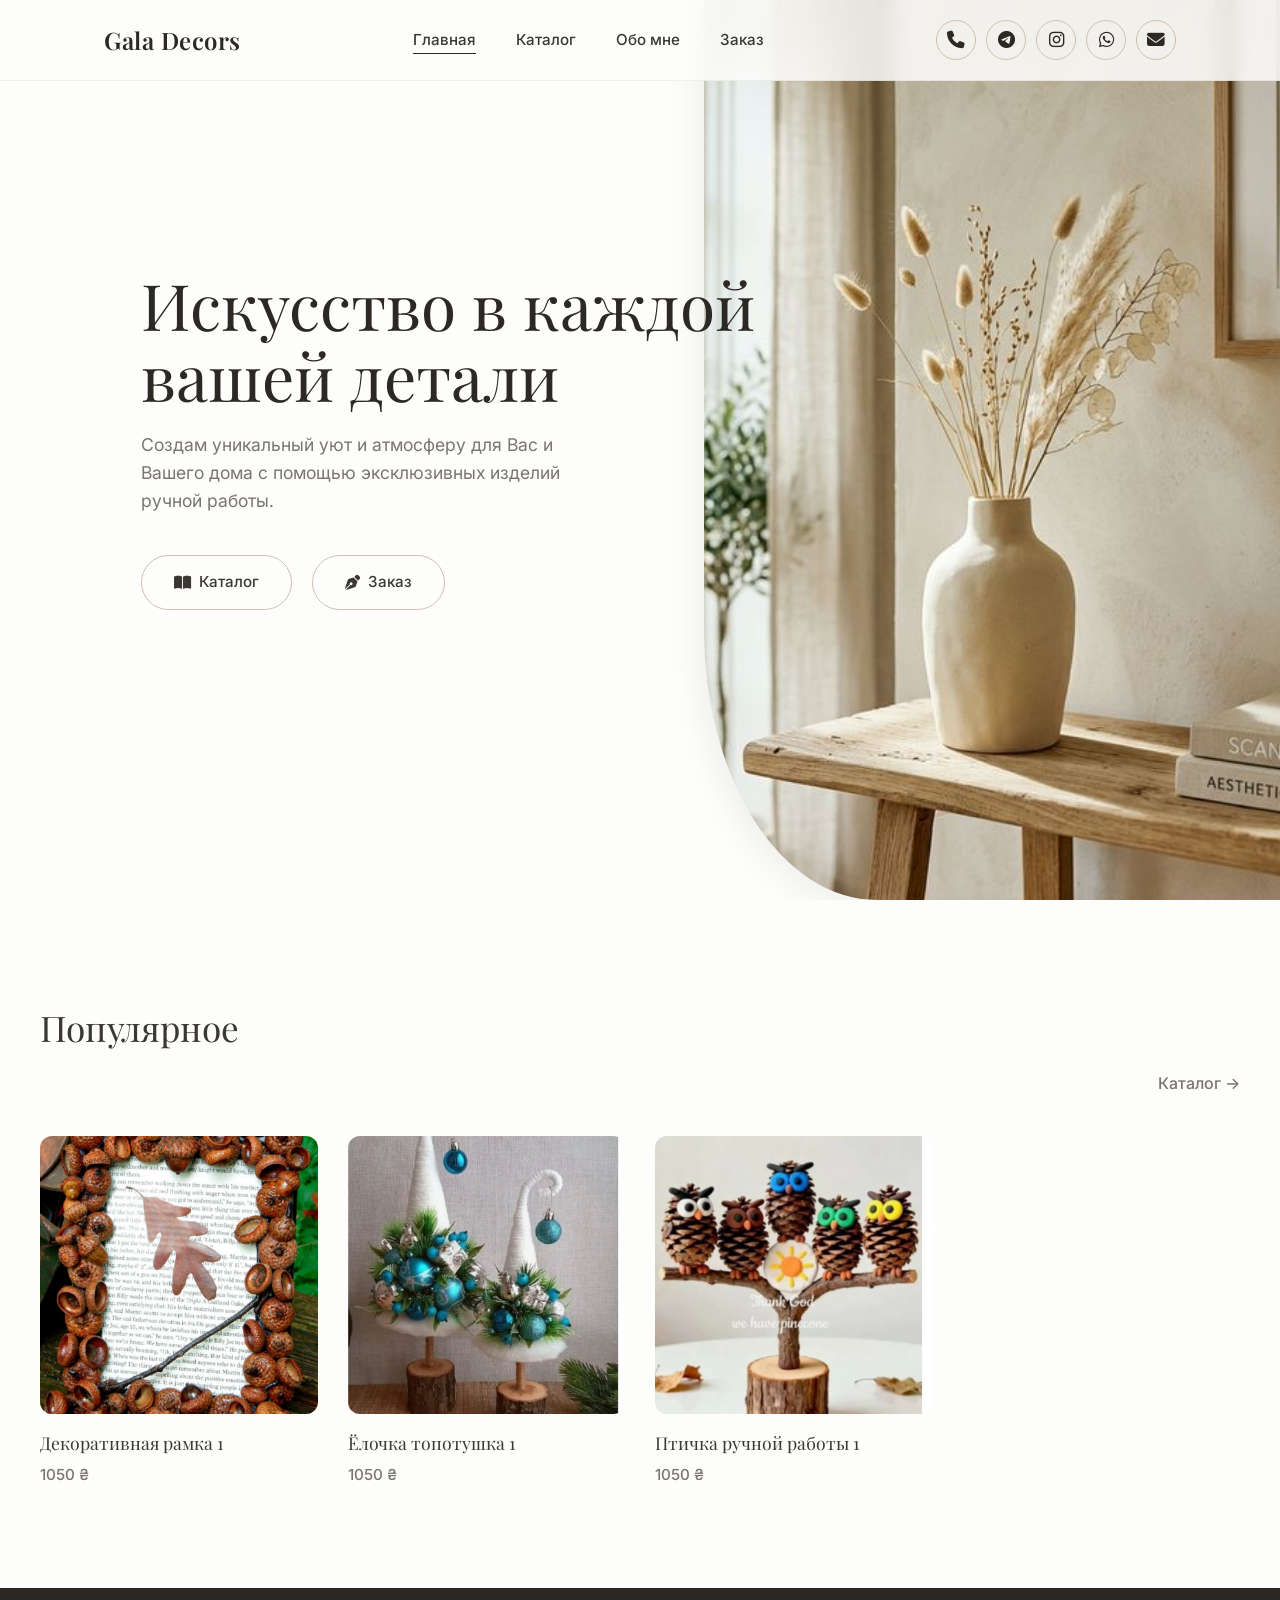
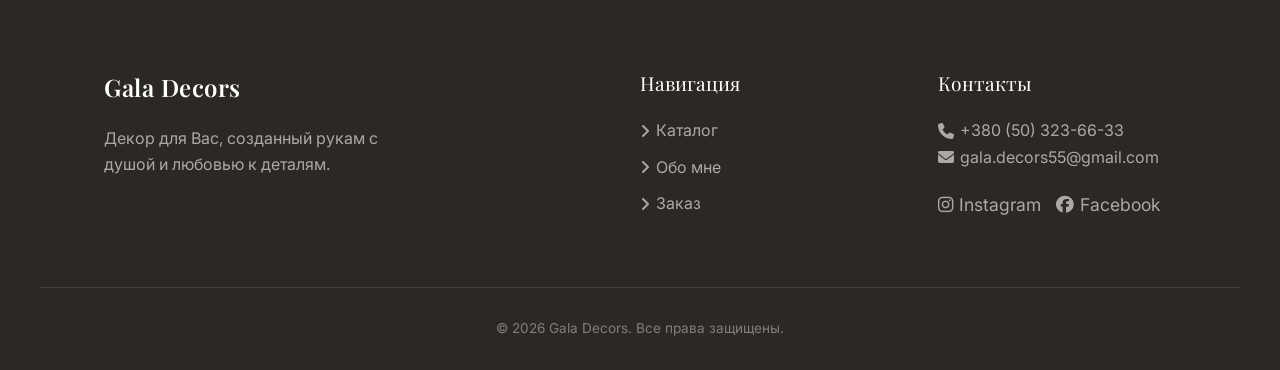
<file: index.html>
<!DOCTYPE html>
<html lang="ru">
<head>
    <meta charset="UTF-8">
    <meta name="viewport" content="width=device-width, initial-scale=1.0">
    <title>Gala Decors | Эксклюзивный декор для дома</title>
    <meta name="description" content="Уникальный декор для вашего дома. Ручная работа и индивидуальный подход от Gala Decors.">
    <!-- Google Fonts -->
    <link rel="preconnect" href="https://fonts.googleapis.com">
    <link rel="preconnect" href="https://fonts.gstatic.com" crossorigin>
    <link href="https://fonts.googleapis.com/css2?family=Inter:wght@300;400;500&family=Playfair+Display:ital,wght@0,400;0,600;1,400&display=swap" rel="stylesheet">
    <link rel="stylesheet" href="https://cdnjs.cloudflare.com/ajax/libs/font-awesome/6.4.0/css/all.min.css">
    <!-- Custom CSS -->
    <link rel="stylesheet" href="css/style.css">
</head>
<body>
    <header class="header">
        <div class="container header-inner">
            <a href="index.html" class="logo">Gala Decors</a>
            <nav class="nav">
                <ul class="nav-list">
                    <li><a href="index.html" class="nav-link active">Главная</a></li>
                    <li><a href="catalog.html" class="nav-link">Каталог</a></li>
                    <li><a href="about.html" class="nav-link">Обо мне</a></li>
                    <li><a href="order.html" class="nav-link">Заказ</a></li>
                </ul>
            </nav>
            <div class="header-contacts">
                <a href="tel:+380503236633" class="contact-link" title="Телефон"><i class="fa-solid fa-phone"></i></a>
                <a href="tg://resolve?domain=username" target="_blank" class="contact-link" title="Telegram"><i class="fa-brands fa-telegram"></i></a>
                <a href="https://instagram.com/gala_decors" target="_blank" class="contact-link" title="Instagram"><i class="fa-brands fa-instagram"></i></a>
                <a href="https://wa.me/380503236633" target="_blank" class="contact-link" title="WhatsApp"><i class="fa-brands fa-whatsapp"></i></a>
                <a href="mailto:gala.decors55@gmail.com" class="contact-link" title="Email"><i class="fa-solid fa-envelope"></i></a>
            </div>
            <button class="menu-toggle" aria-label="Открыть меню">
                <span></span>
                <span></span>
            </button>
        </div>
    </header>

    <main>
        <section class="hero">
            <div class="hero-image">
                <div class="hero-bg"></div>
            </div>
            <div class="container hero-content animate-on-scroll fade-up" style="padding-right: 35%; margin-top: -100px;">
                <h1 class="main-title">Искусство в каждой<br>вашей детали</h1>
                <p class="hero-text">Создам уникальный уют и атмосферу для Вас и Вашего дома с помощью эксклюзивных изделий ручной работы.</p>
                <div class="hero-actions">
                    <a href="catalog.html" class="btn btn-hero"><i class="fa-solid fa-book-open"></i> Каталог</a>
                    <a href="order.html" class="btn btn-hero"><i class="fa-solid fa-pen-nib"></i> Заказ</a>
                </div>
            </div>
        </section>

        <section class="featured-products section container animate-on-scroll fade-up">
            <div class="section-header">
                <h2 class="section-title">Популярное</h2>
                <a href="catalog.html" class="link-arrow">Каталог &rarr;</a>
            </div>
            <div class="product-grid" id="favorites-grid">
                <!-- Контент загружается динамически через JS из images/favorites/favorites.txt -->
            </div>
        </section>
    </main>

    <footer class="footer">
        <div class="container footer-inner">
            <div class="footer-brand">
                <a href="index.html" class="logo">Gala Decors</a>
                <p class="footer-text">Декор для Вас, созданный рукам с душой и любовью к деталям.</p>
            </div>
            <div class="footer-links">
                <h4 class="footer-title">Навигация</h4>
                <ul>
                    <li><a href="catalog.html"><i class="fa-solid fa-angle-right"></i> Каталог</a></li>
                    <li><a href="about.html"><i class="fa-solid fa-angle-right"></i> Обо мне</a></li>
                    <li><a href="order.html"><i class="fa-solid fa-angle-right"></i> Заказ</a></li>
                </ul>
            </div>
            <div class="footer-contact">
                <h4 class="footer-title">Контакты</h4>
                <p><a href="tel:+380503236633"><i class="fa-solid fa-phone"></i> +380 (50) 323-66-33</a></p>
                <p><a href="mailto:gala.decors55@gmail.com"><i class="fa-solid fa-envelope"></i> gala.decors55@gmail.com</a></p>
                <div class="social-links">
                    <a href="https://instagram.com/gala_decors" target="_blank" rel="noopener"><i class="fa-brands fa-instagram"></i> Instagram</a>
                    <a href="https://www.facebook.com/checkpoint/1501092823525282/?next=https%3A%2F%2Fwww.facebook.com%2F&__req=9" target="_blank" rel="noopener"><i class="fa-brands fa-facebook"></i> Facebook</a>
                </div>
            </div>
        </div>
        <div class="footer-bottom container">
            <p>&copy; 2026 Gala Decors. Все права защищены.</p>
        </div>
    </footer>

    <script src="js/script.js"></script>
</body>
</html>
</file>
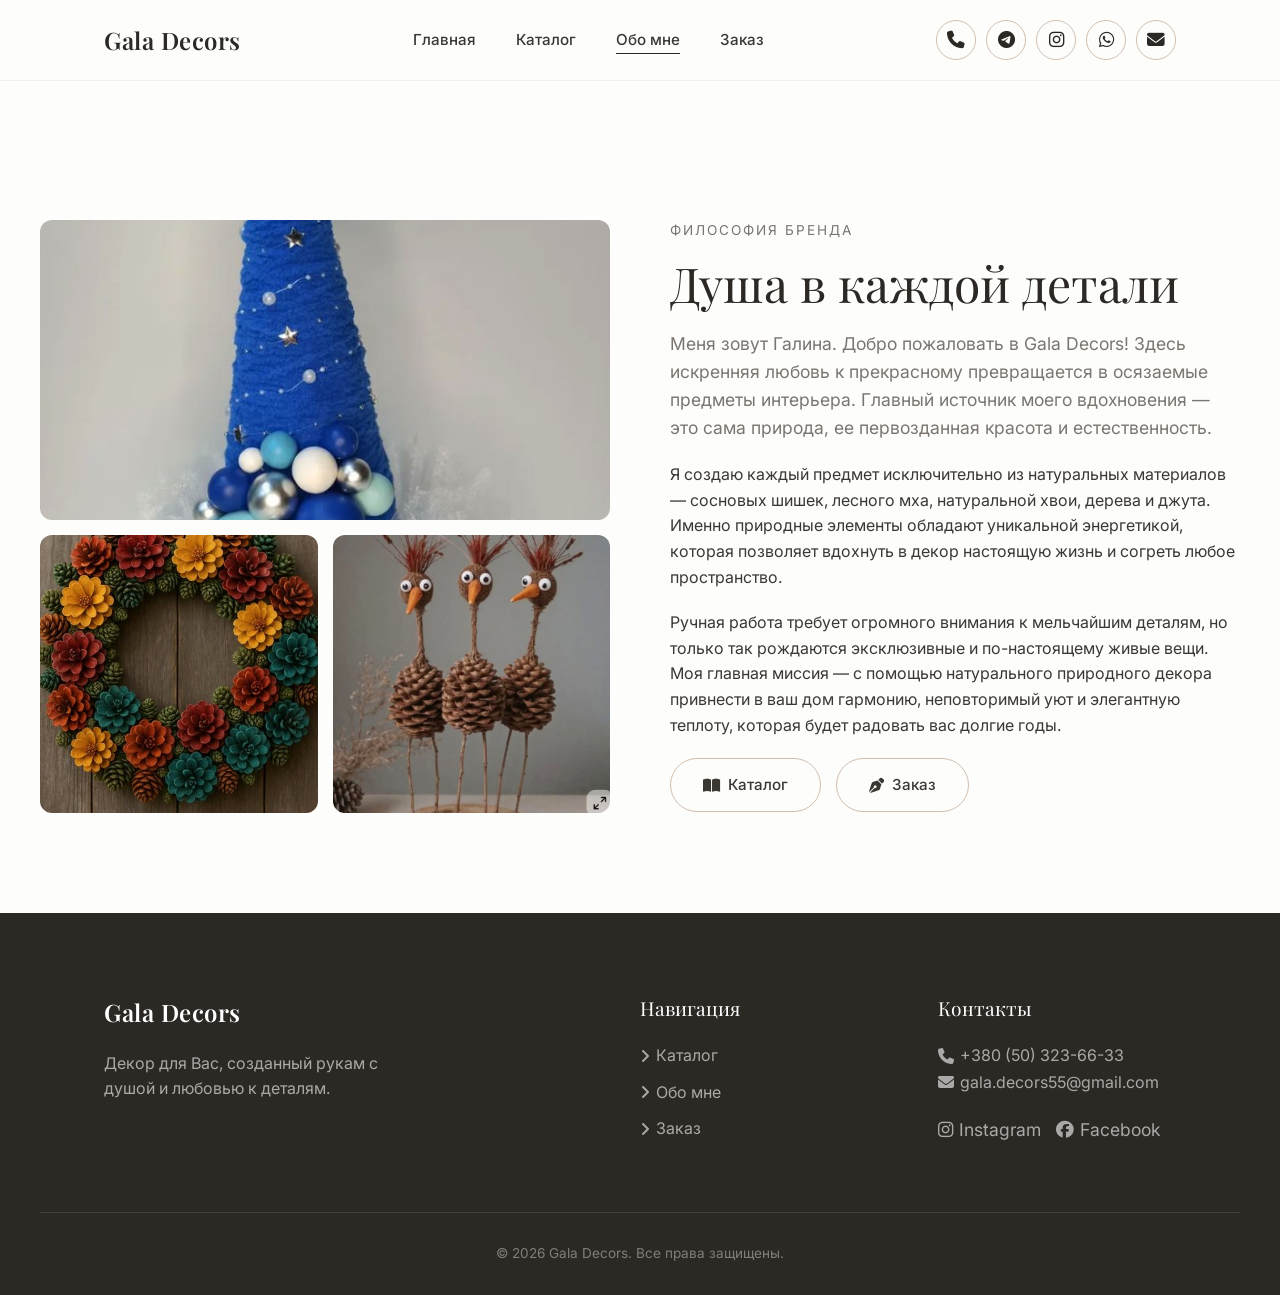
<file: about.html>
<!DOCTYPE html>
<html lang="ru">
<head>
    <meta charset="UTF-8">
    <meta name="viewport" content="width=device-width, initial-scale=1.0">
    <title>Обо мне | Gala Decors</title>
    <link rel="preconnect" href="https://fonts.googleapis.com">
    <link rel="preconnect" href="https://fonts.gstatic.com" crossorigin>
    <link href="https://fonts.googleapis.com/css2?family=Inter:wght@300;400;500&family=Playfair+Display:ital,wght@0,400;0,600;1,400&display=swap" rel="stylesheet">
    <link rel="stylesheet" href="https://cdnjs.cloudflare.com/ajax/libs/font-awesome/6.4.0/css/all.min.css">
    <link rel="stylesheet" href="css/style.css">
    <style>
        .about-grid {
            display: grid;
            grid-template-columns: 1fr 1fr;
            gap: 60px;
            align-items: center;
        }
        @media (max-width: 768px) {
            .about-grid { grid-template-columns: 1fr; }
        }
        .about-image {
            background: var(--secondary-color) url('images/hero-bg.png') center/cover no-repeat;
            aspect-ratio: 4/5;
            border-radius: 12px;
        }
    </style>
</head>
<body>
    <header class="header">
        <div class="container header-inner">
            <a href="index.html" class="logo">Gala Decors</a>
            <nav class="nav">
                <ul class="nav-list">
                    <li><a href="index.html" class="nav-link">Главная</a></li>
                    <li><a href="catalog.html" class="nav-link">Каталог</a></li>
                    <li><a href="about.html" class="nav-link active">Обо мне</a></li>
                    <li><a href="order.html" class="nav-link">Заказ</a></li>
                </ul>
            </nav>
            <div class="header-contacts">
                <a href="tel:+380503236633" class="contact-link" title="Телефон"><i class="fa-solid fa-phone"></i></a>
                <a href="tg://resolve?domain=username" target="_blank" class="contact-link" title="Telegram"><i class="fa-brands fa-telegram"></i></a>
                <a href="https://instagram.com/gala_decors" target="_blank" class="contact-link" title="Instagram"><i class="fa-brands fa-instagram"></i></a>
                <a href="https://wa.me/380503236633" target="_blank" class="contact-link" title="WhatsApp"><i class="fa-brands fa-whatsapp"></i></a>
                <a href="mailto:gala.decors55@gmail.com" class="contact-link" title="Email"><i class="fa-solid fa-envelope"></i></a>
            </div>
            <button class="menu-toggle" aria-label="Открыть меню">
                <span></span>
                <span></span>
            </button>
        </div>
    </header>

    <main style="padding-top: 120px;">
        <section class="section container animate-on-scroll fade-up">
            <div class="about-grid">
                <div class="about-images-collage" style="display: grid; grid-template-columns: 1fr 1fr; gap: 15px;">
                    <div style="grid-column: span 2; background: url('images/topotushki/1.jpg') center/cover no-repeat; border-radius: 12px; min-height: 300px;"></div>
                    <div style="background: url('images/wreaths/2.jpg') center/cover no-repeat; border-radius: 12px; aspect-ratio: 1;"></div>
                    <div style="background: url('images/birds/2.jpg') center/cover no-repeat; border-radius: 12px; aspect-ratio: 1;"></div>
                </div>
                <div class="about-text">
                    <span class="subtitle">Философия бренда</span>
                    <h1 class="main-title" style="font-size: 3rem;">Душа в каждой детали</h1>
                    <p style="margin-bottom: 20px; font-size: 1.1rem; color: var(--light-text);">
                        Меня зовут Галина. Добро пожаловать в Gala Decors! Здесь искренняя любовь к прекрасному превращается в осязаемые предметы интерьера. Главный источник моего вдохновения — это сама природа, ее первозданная красота и естественность.
                    </p>
                    <p style="margin-bottom: 20px;">
                        Я создаю каждый предмет исключительно из натуральных материалов — сосновых шишек, лесного мха, натуральной хвои, дерева и джута. Именно природные элементы обладают уникальной энергетикой, которая позволяет вдохнуть в декор настоящую жизнь и согреть любое пространство.
                    </p>
                    <p style="margin-bottom: 20px;">
                        Ручная работа требует огромного внимания к мельчайшим деталям, но только так рождаются эксклюзивные и по-настоящему живые вещи. Моя главная миссия — с помощью натурального природного декора привнести в ваш дом гармонию, неповторимый уют и элегантную теплоту, которая будет радовать вас долгие годы.
                    </p>
                    <div style="display: flex; gap: 15px; margin-top: 20px;">
                        <a href="catalog.html" class="btn btn-hero"><i class="fa-solid fa-book-open"></i> Каталог</a>
                        <a href="order.html" class="btn btn-hero"><i class="fa-solid fa-pen-nib"></i> Заказ</a>
                    </div>
                </div>
            </div>
        </section>
    </main>

    <footer class="footer">
        <div class="container footer-inner">
            <div class="footer-brand">
                <a href="index.html" class="logo">Gala Decors</a>
                <p class="footer-text">Декор для Вас, созданный рукам с душой и любовью к деталям.</p>
            </div>
            <div class="footer-links">
                <h4 class="footer-title">Навигация</h4>
                <ul>
                    <li><a href="catalog.html"><i class="fa-solid fa-angle-right"></i> Каталог</a></li>
                    <li><a href="about.html"><i class="fa-solid fa-angle-right"></i> Обо мне</a></li>
                    <li><a href="order.html"><i class="fa-solid fa-angle-right"></i> Заказ</a></li>
                </ul>
            </div>
            <div class="footer-contact">
                <h4 class="footer-title">Контакты</h4>
                <p><a href="tel:+380503236633"><i class="fa-solid fa-phone"></i> +380 (50) 323-66-33</a></p>
                <p><a href="mailto:gala.decors55@gmail.com"><i class="fa-solid fa-envelope"></i> gala.decors55@gmail.com</a></p>
                <div class="social-links">
                    <a href="https://instagram.com/gala_decors" target="_blank" rel="noopener"><i class="fa-brands fa-instagram"></i> Instagram</a>
                    <a href="https://www.facebook.com/checkpoint/1501092823525282/?next=https%3A%2F%2Fwww.facebook.com%2F&__req=9" target="_blank" rel="noopener"><i class="fa-brands fa-facebook"></i> Facebook</a>
                </div>
            </div>
        </div>
        <div class="footer-bottom container">
            <p>&copy; 2026 Gala Decors. Все права защищены.</p>
        </div>
    </footer>

    <script src="js/script.js"></script>
</body>
</html>
</file>
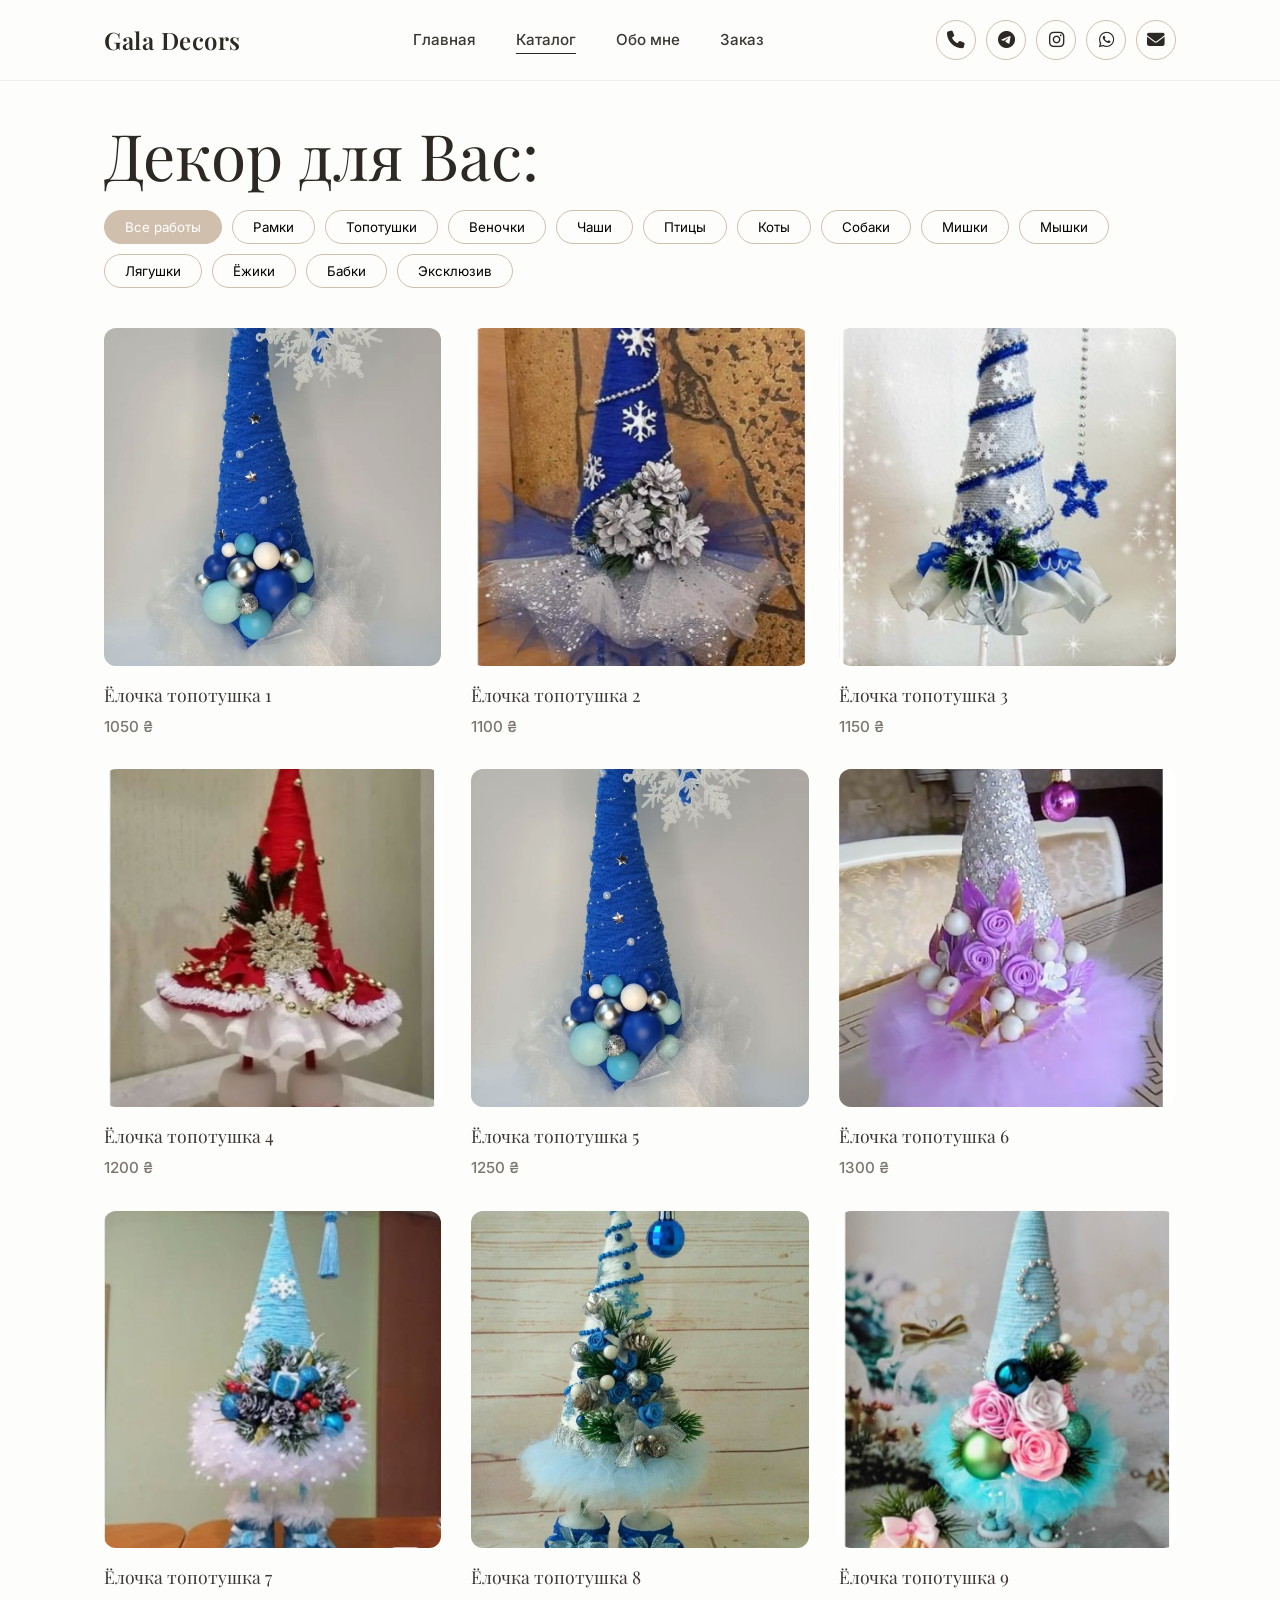
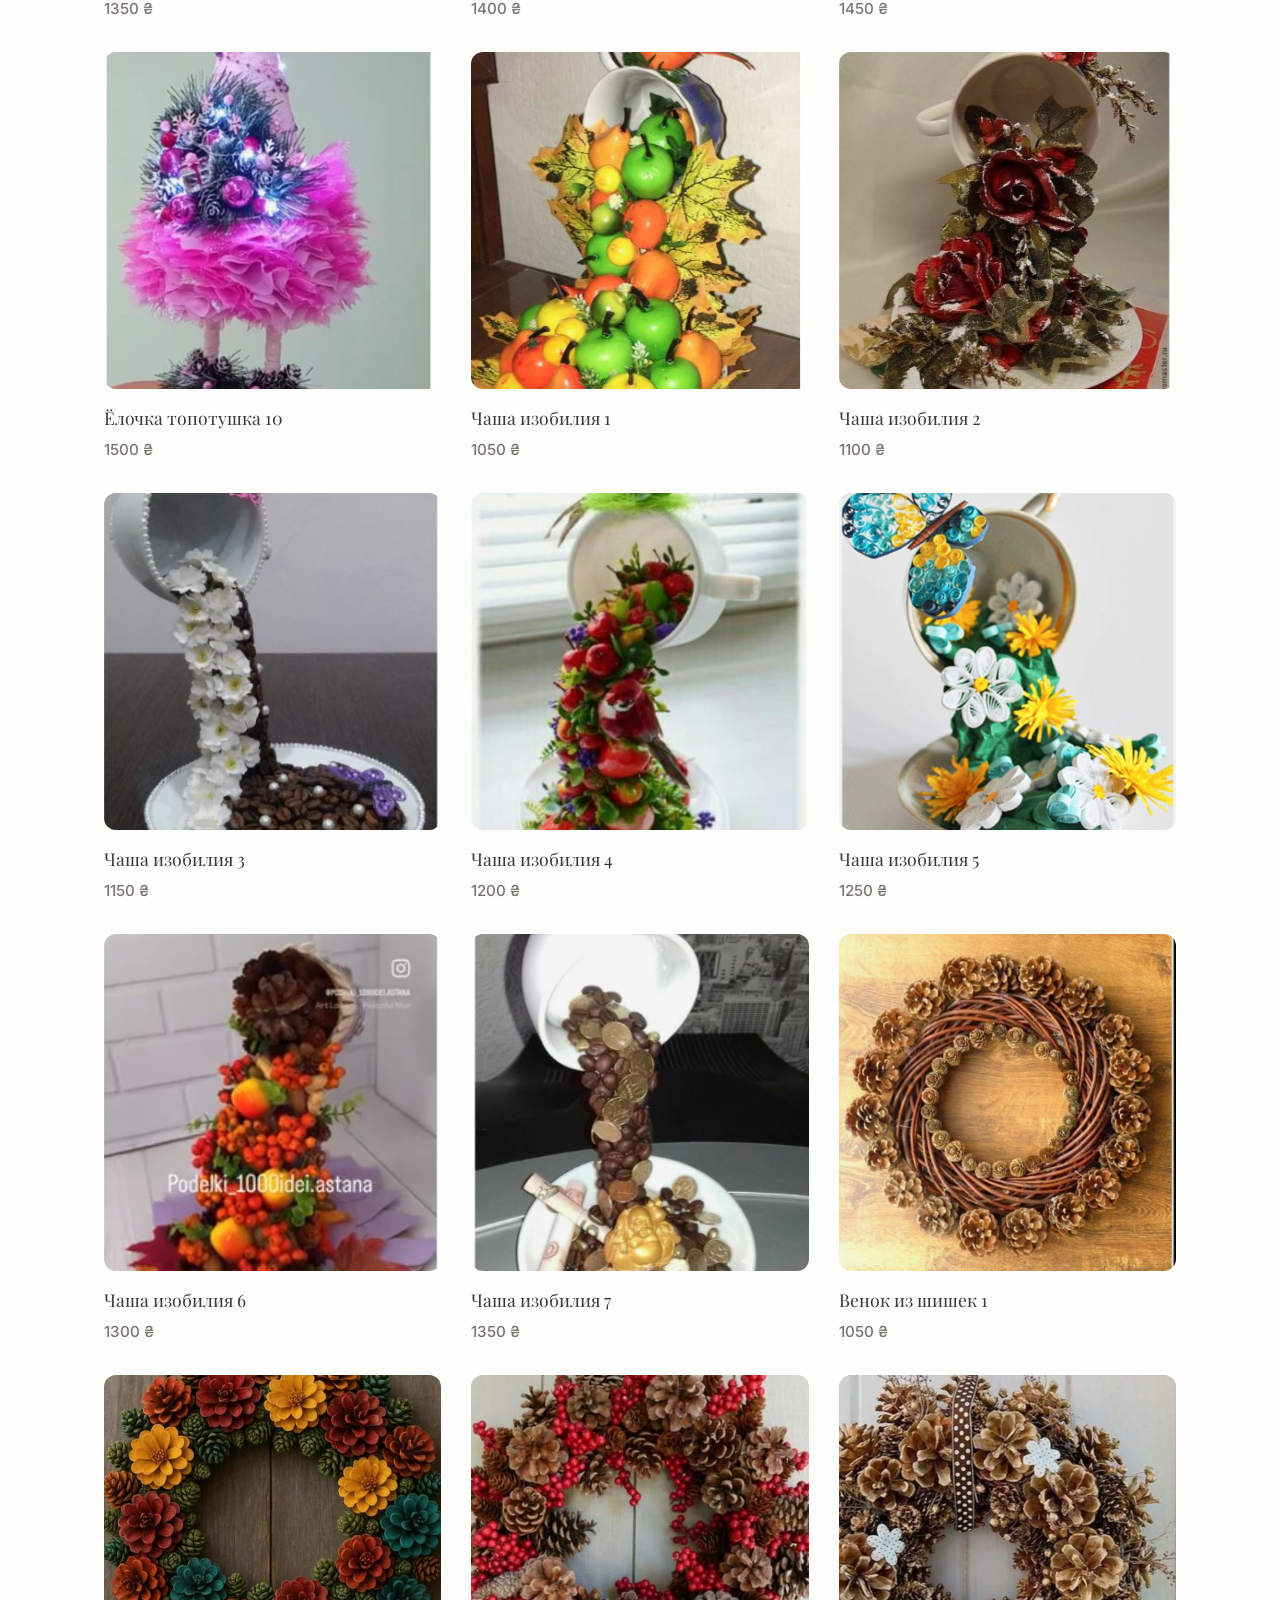
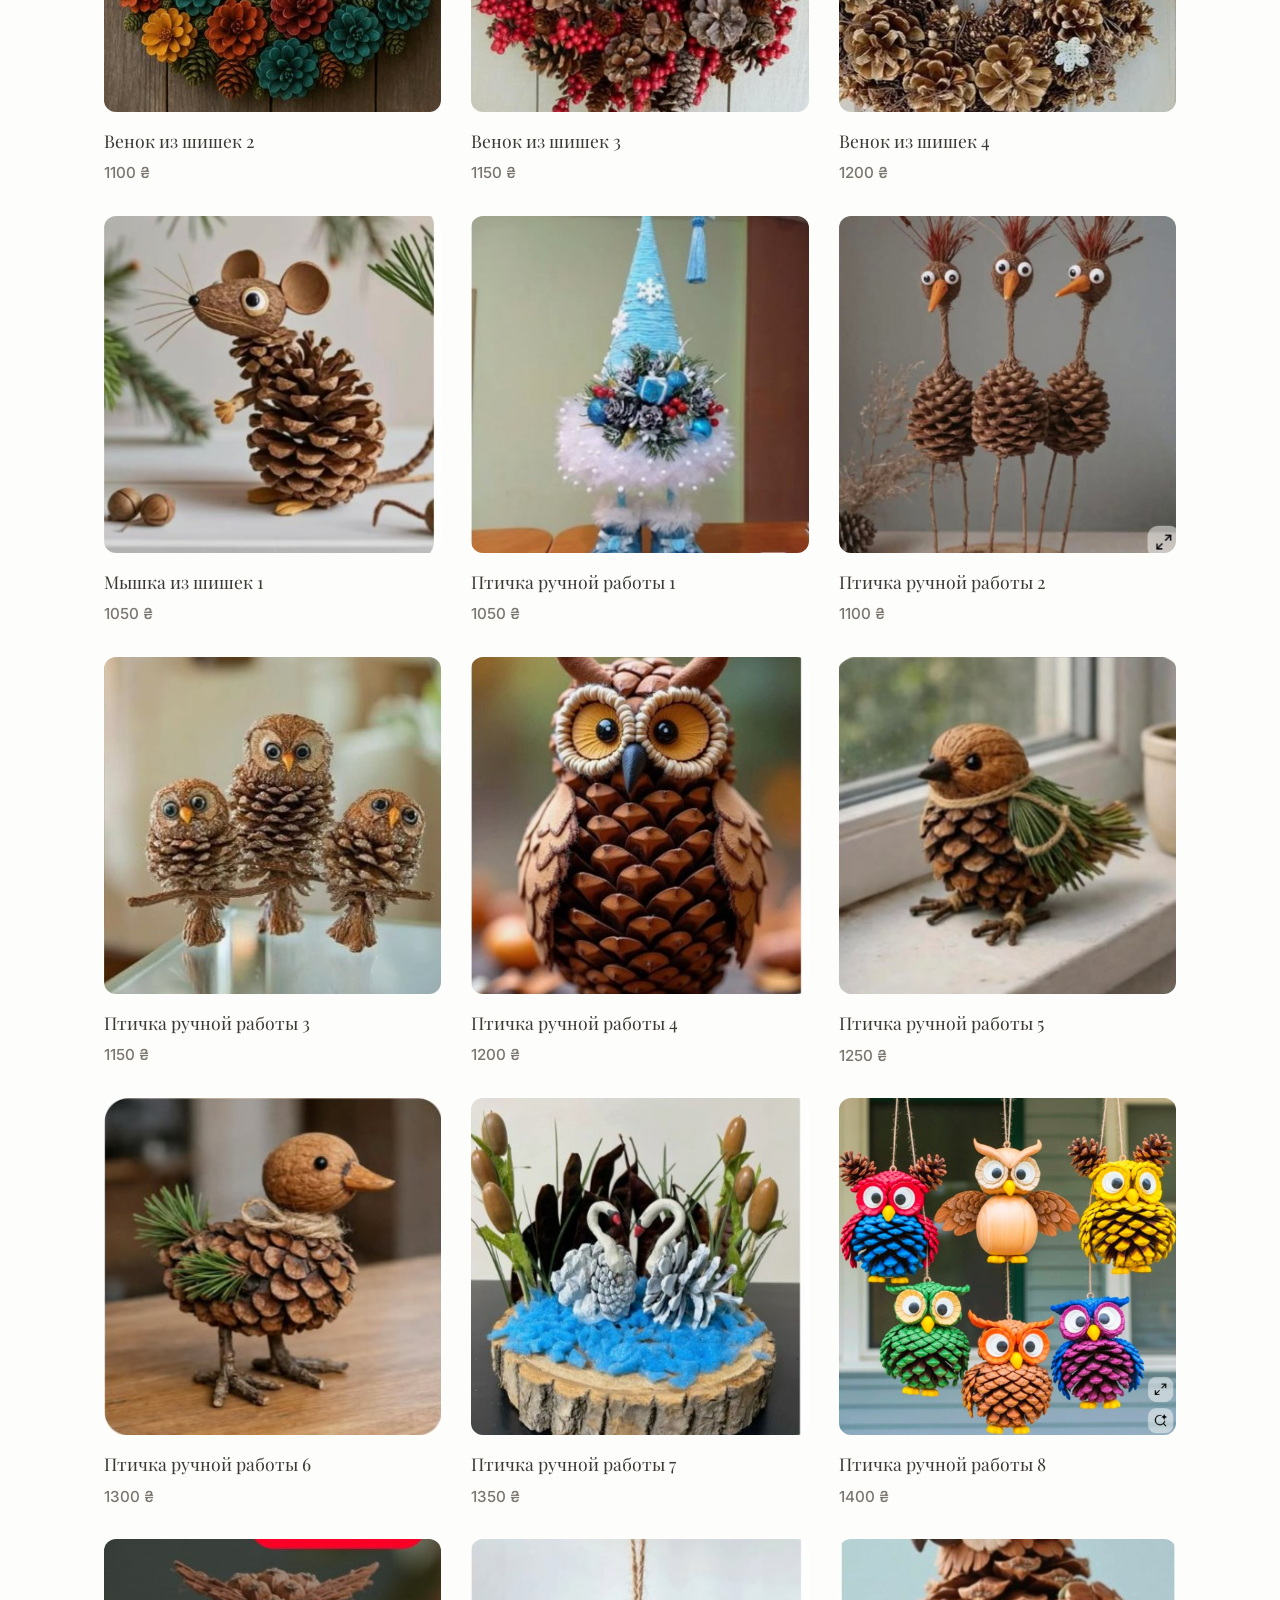
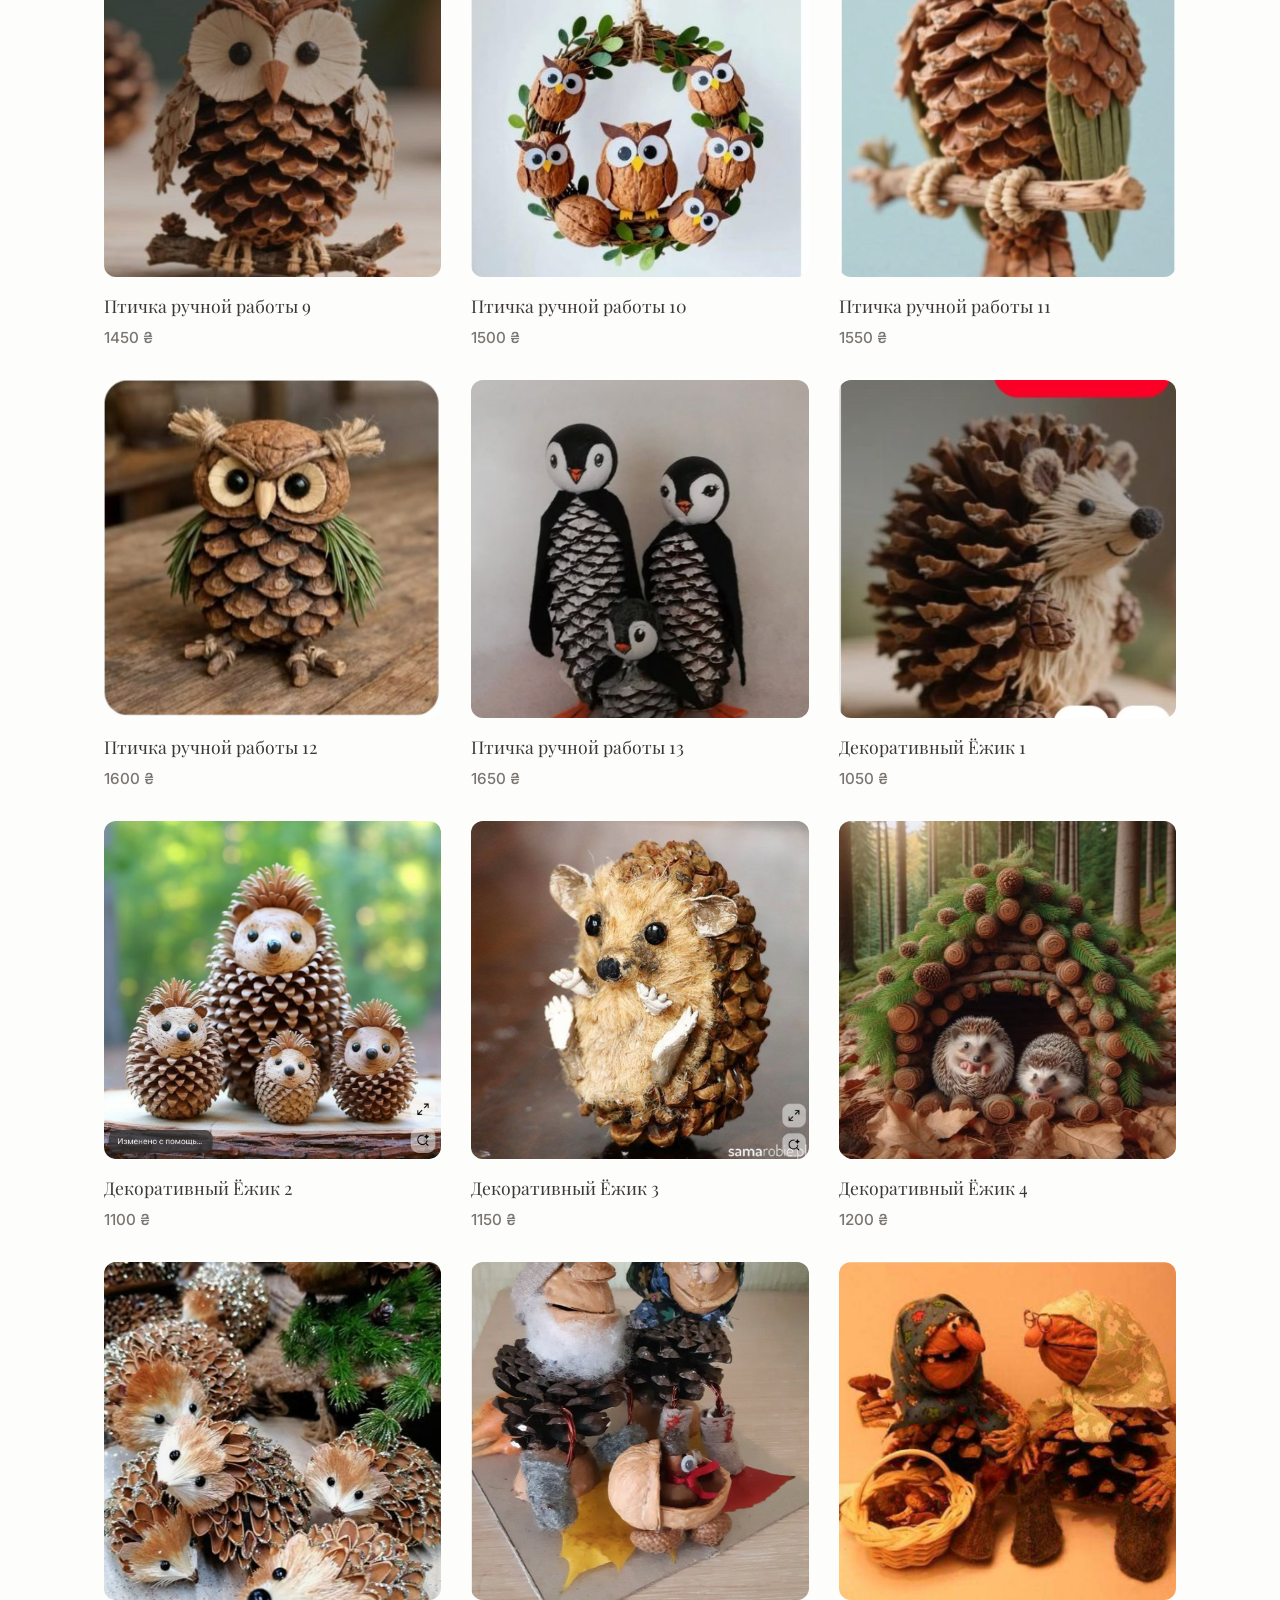
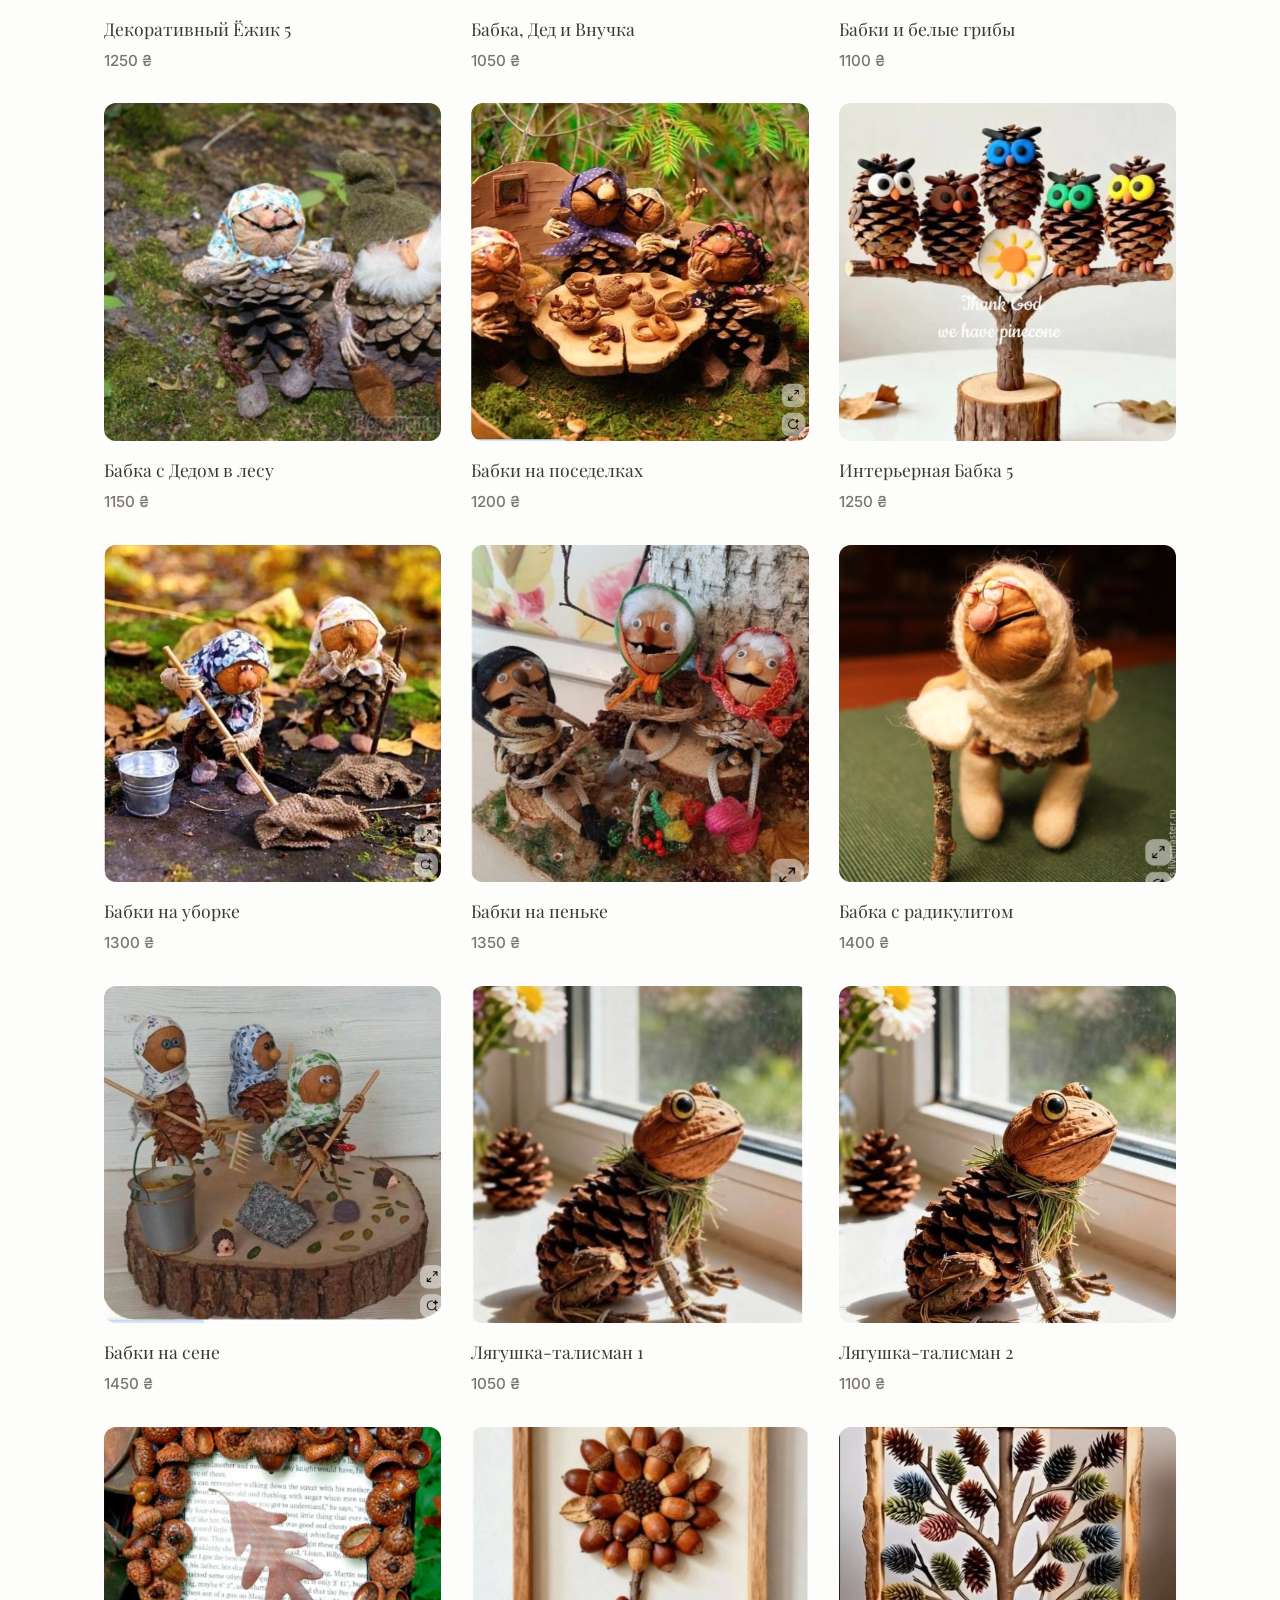
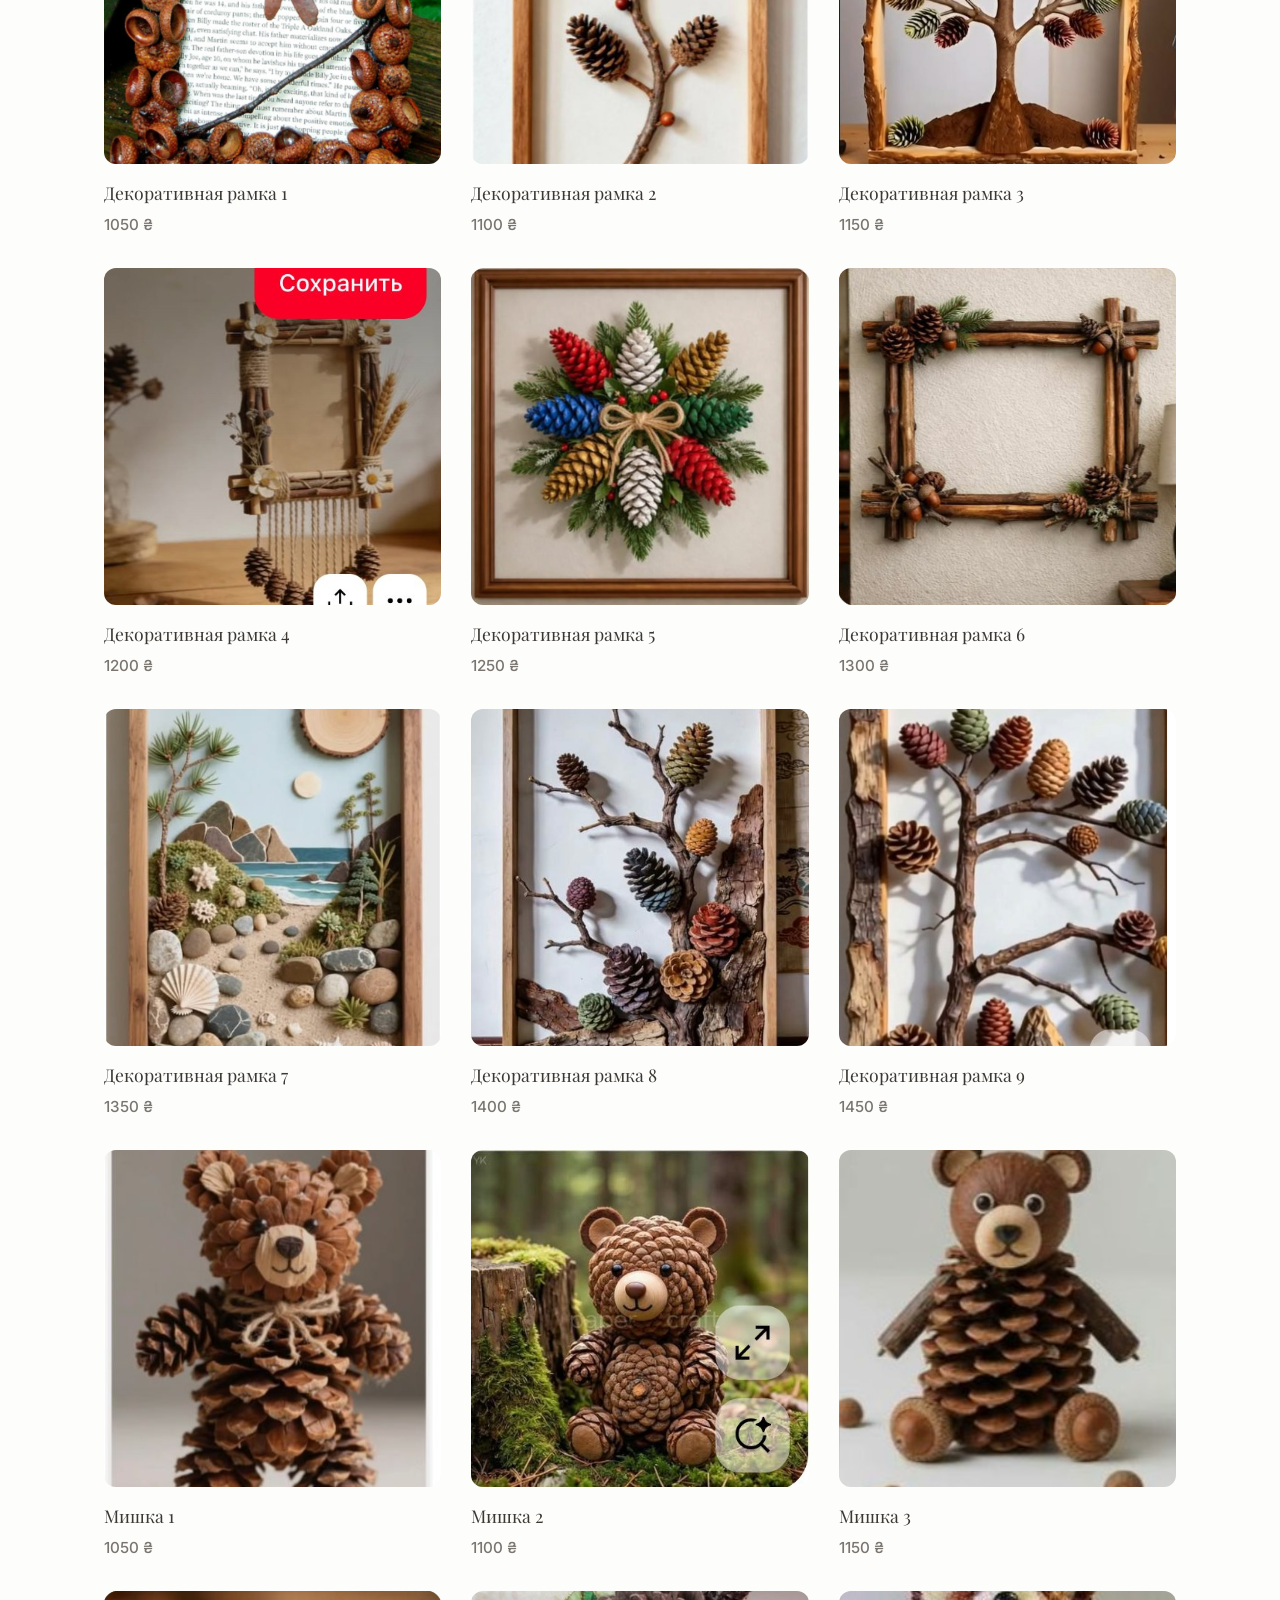
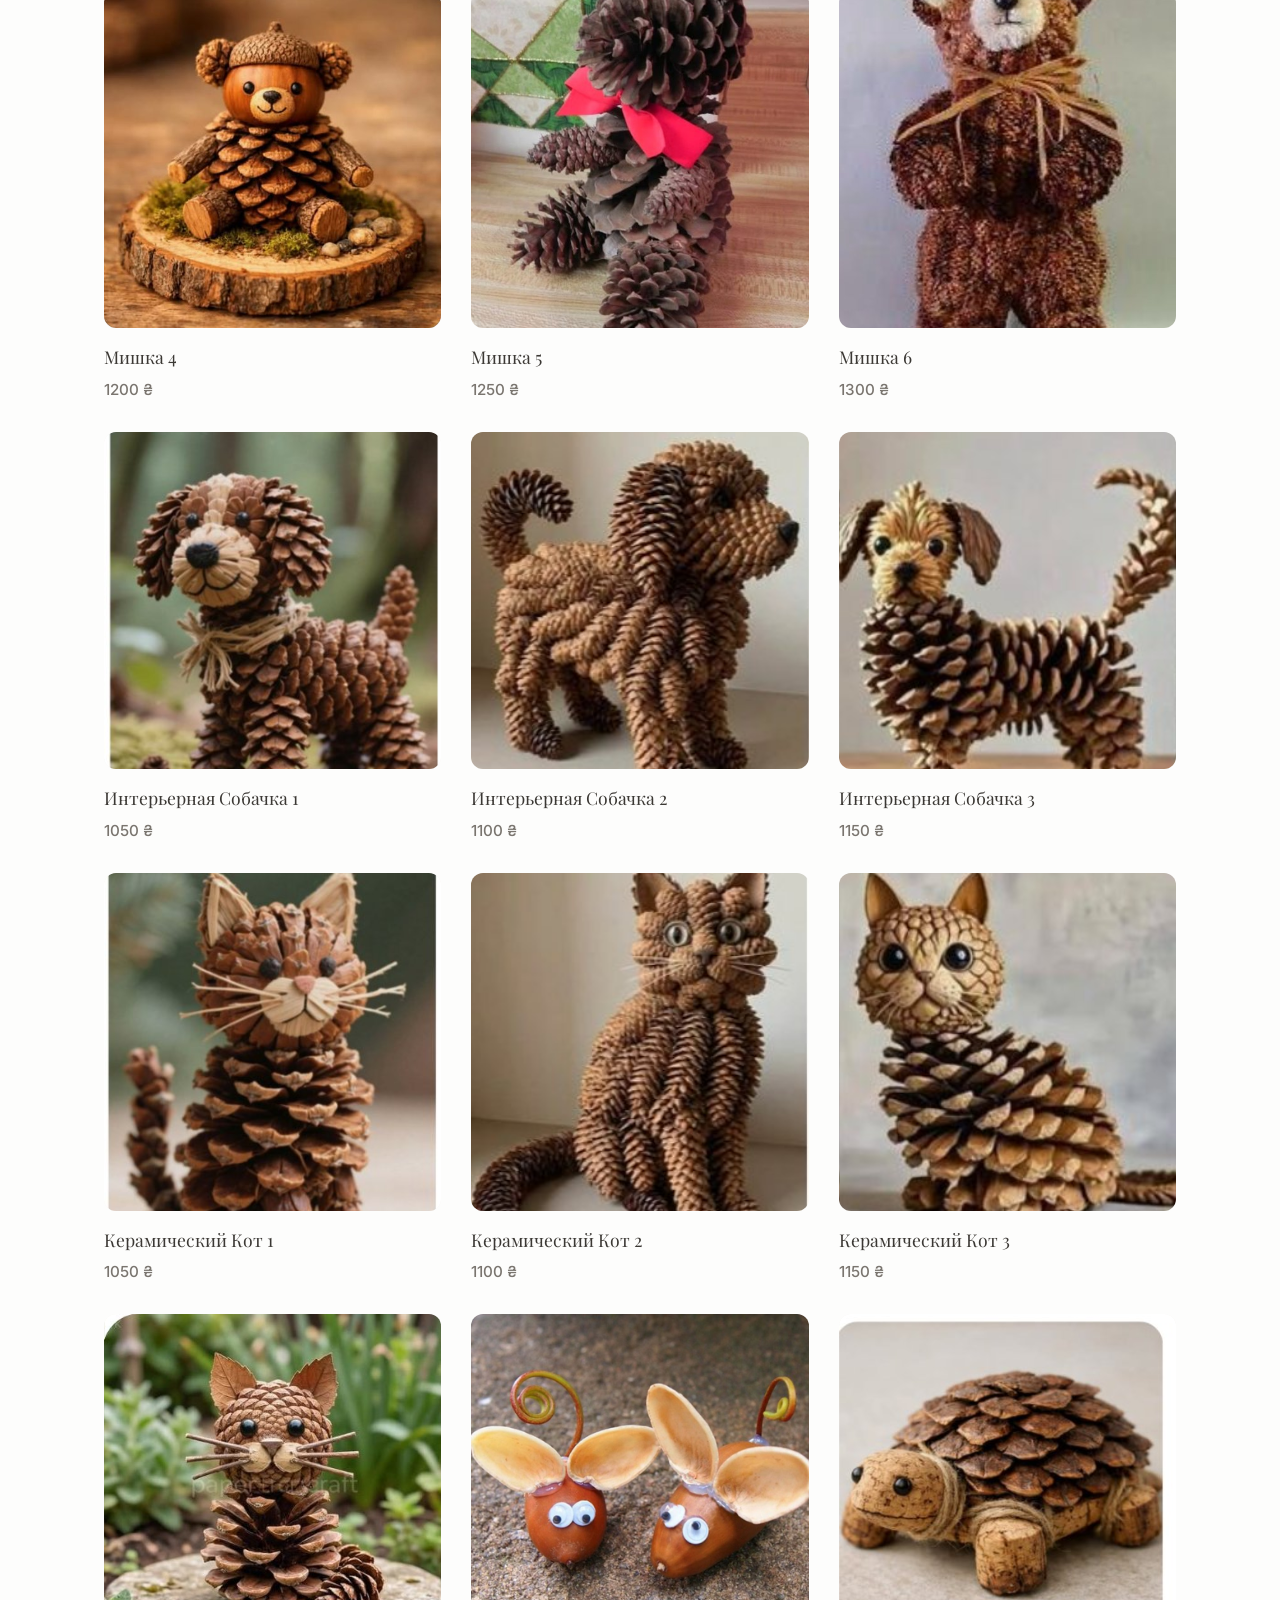
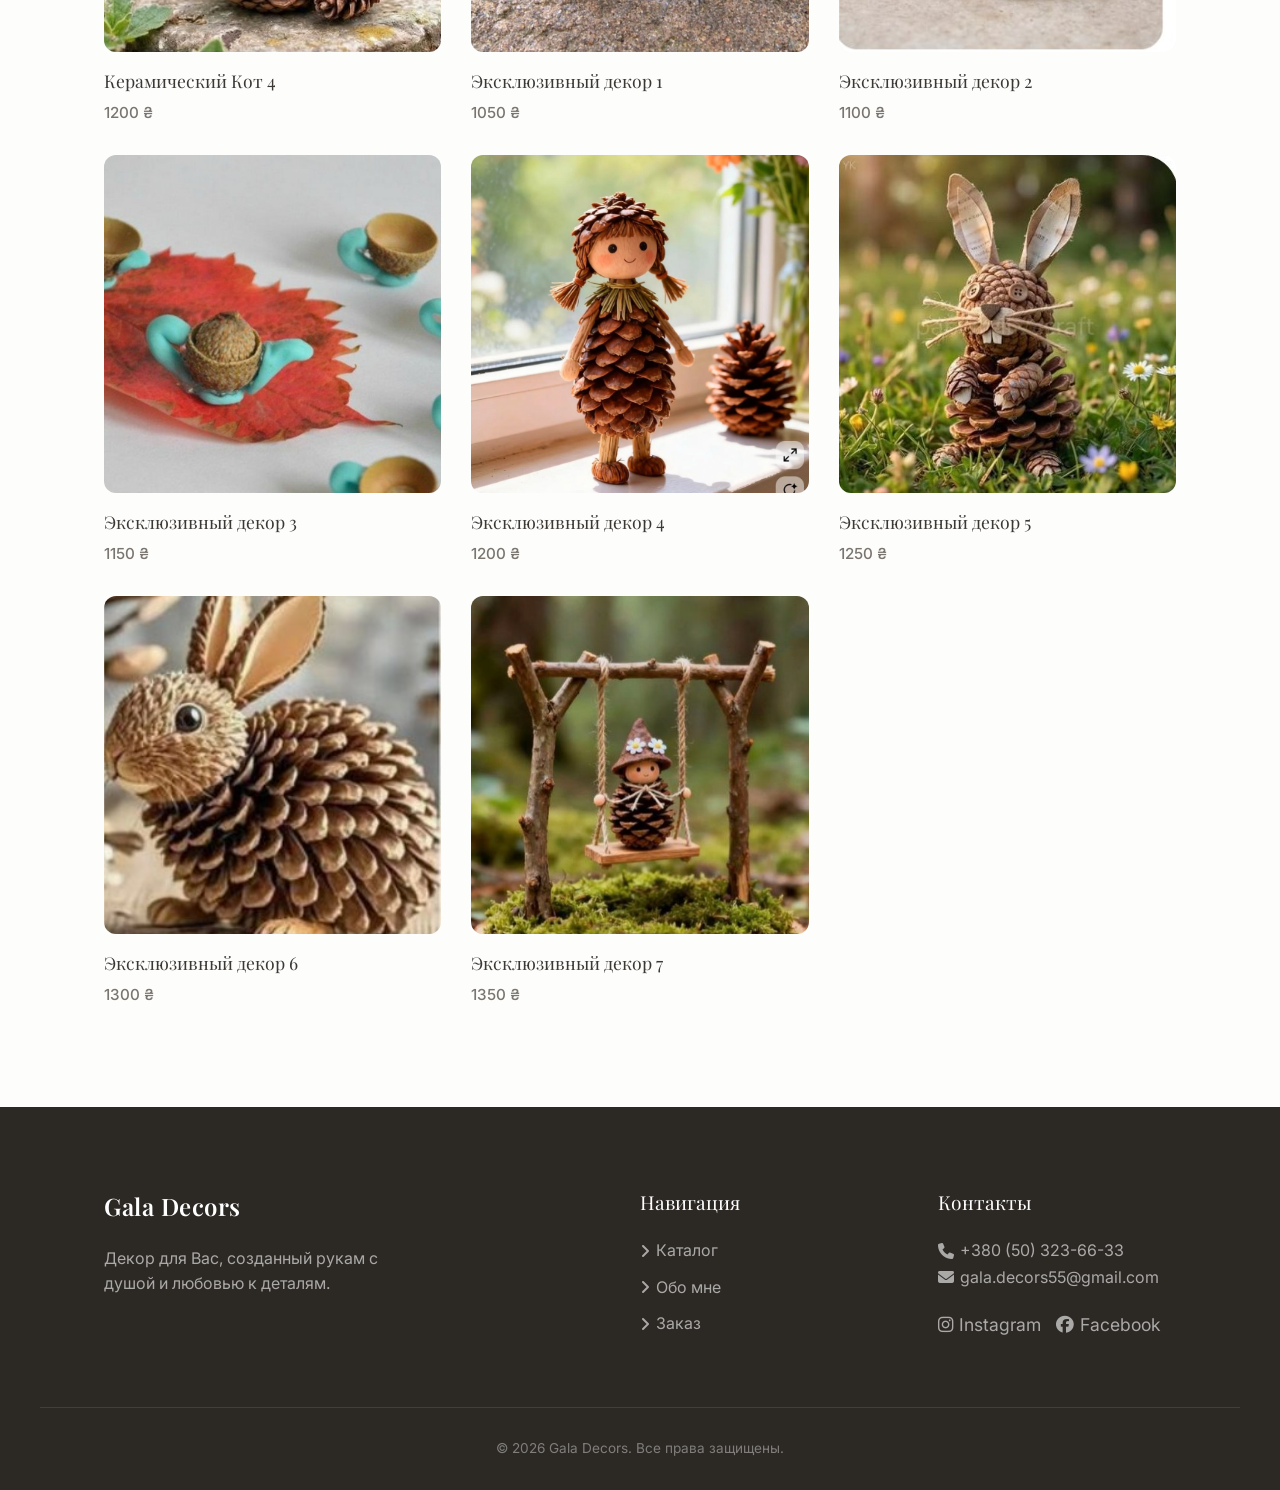
<file: catalog.html>
<!DOCTYPE html>
<html lang="ru">
<head>
    <meta charset="UTF-8">
    <meta name="viewport" content="width=device-width, initial-scale=1.0">
    <title>Каталог | Gala Decors</title>
    <link rel="preconnect" href="https://fonts.googleapis.com">
    <link rel="preconnect" href="https://fonts.gstatic.com" crossorigin>
    <link href="https://fonts.googleapis.com/css2?family=Inter:wght@300;400;500&family=Playfair+Display:ital,wght@0,400;0,600;1,400&display=swap" rel="stylesheet">
    <link rel="stylesheet" href="https://cdnjs.cloudflare.com/ajax/libs/font-awesome/6.4.0/css/all.min.css">
    <link rel="stylesheet" href="css/style.css">
</head>
<body>
    <header class="header">
        <div class="container header-inner">
            <a href="index.html" class="logo">Gala Decors</a>
            <nav class="nav">
                <ul class="nav-list">
                    <li><a href="index.html" class="nav-link">Главная</a></li>
                    <li><a href="catalog.html" class="nav-link active">Каталог</a></li>
                    <li><a href="about.html" class="nav-link">Обо мне</a></li>
                    <li><a href="order.html" class="nav-link">Заказ</a></li>
                </ul>
            </nav>
            <div class="header-contacts">
                <a href="tel:+380503236633" class="contact-link" title="Телефон"><i class="fa-solid fa-phone"></i></a>
                <a href="tg://resolve?domain=username" target="_blank" class="contact-link" title="Telegram"><i class="fa-brands fa-telegram"></i></a>
                <a href="https://instagram.com/gala_decors" target="_blank" class="contact-link" title="Instagram"><i class="fa-brands fa-instagram"></i></a>
                <a href="https://wa.me/380503236633" target="_blank" class="contact-link" title="WhatsApp"><i class="fa-brands fa-whatsapp"></i></a>
                <a href="mailto:gala.decors55@gmail.com" class="contact-link" title="Email"><i class="fa-solid fa-envelope"></i></a>
            </div>
            <button class="menu-toggle" aria-label="Открыть меню">
                <span></span>
                <span></span>
            </button>
        </div>
    </header>

    <main style="padding-top: 80px;">
        <section class="container animate-on-scroll fade-up" style="padding-top: 40px; padding-bottom: 100px;">
            <h1 class="main-title">Декор для Вас:</h1>
            
            <div class="catalog-nav">
                <button class="filter-btn active" data-filter="all">Все работы</button>
                <button class="filter-btn" data-filter="frames">Рамки</button>
                <button class="filter-btn" data-filter="topotushki">Топотушки</button>
                <button class="filter-btn" data-filter="wreaths">Веночки</button>
                <button class="filter-btn" data-filter="bowls">Чаши</button>
                <button class="filter-btn" data-filter="birds">Птицы</button>
                <button class="filter-btn" data-filter="cats">Коты</button>
                <button class="filter-btn" data-filter="dogs">Собаки</button>
                <button class="filter-btn" data-filter="bears">Мишки</button>
                <button class="filter-btn" data-filter="mice">Мышки</button>
                <button class="filter-btn" data-filter="frogs">Лягушки</button>
                <button class="filter-btn" data-filter="hedgehogs">Ёжики</button>
                <button class="filter-btn" data-filter="babki">Бабки</button>
                <button class="filter-btn" data-filter="other">Эксклюзив</button>
            </div>

            <div class="product-grid catalog-grid" style="margin-top: 40px;" id="dynamic-catalog">
                <!-- Контент загружается динамически через JS из текстовых файлов в папках images/ -->
            </div>
        </section>
    </main>

    <footer class="footer">
        <div class="container footer-inner">
            <div class="footer-brand">
                <a href="index.html" class="logo">Gala Decors</a>
                <p class="footer-text">Декор для Вас, созданный рукам с душой и любовью к деталям.</p>
            </div>
            <div class="footer-links">
                <h4 class="footer-title">Навигация</h4>
                <ul>
                    <li><a href="catalog.html"><i class="fa-solid fa-angle-right"></i> Каталог</a></li>
                    <li><a href="about.html"><i class="fa-solid fa-angle-right"></i> Обо мне</a></li>
                    <li><a href="order.html"><i class="fa-solid fa-angle-right"></i> Заказ</a></li>
                </ul>
            </div>
            <div class="footer-contact">
                <h4 class="footer-title">Контакты</h4>
                <p><a href="tel:+380503236633"><i class="fa-solid fa-phone"></i> +380 (50) 323-66-33</a></p>
                <p><a href="mailto:gala.decors55@gmail.com"><i class="fa-solid fa-envelope"></i> gala.decors55@gmail.com</a></p>
                <div class="social-links">
                    <a href="https://instagram.com/gala_decors" target="_blank" rel="noopener"><i class="fa-brands fa-instagram"></i> Instagram</a>
                    <a href="https://www.facebook.com/checkpoint/1501092823525282/?next=https%3A%2F%2Fwww.facebook.com%2F&__req=9" target="_blank" rel="noopener"><i class="fa-brands fa-facebook"></i> Facebook</a>
                </div>
            </div>
        </div>
        <div class="footer-bottom container">
            <p>&copy; 2026 Gala Decors. Все права защищены.</p>
        </div>
    </footer>

    <script src="js/script.js"></script>
</body>
</html>
</file>
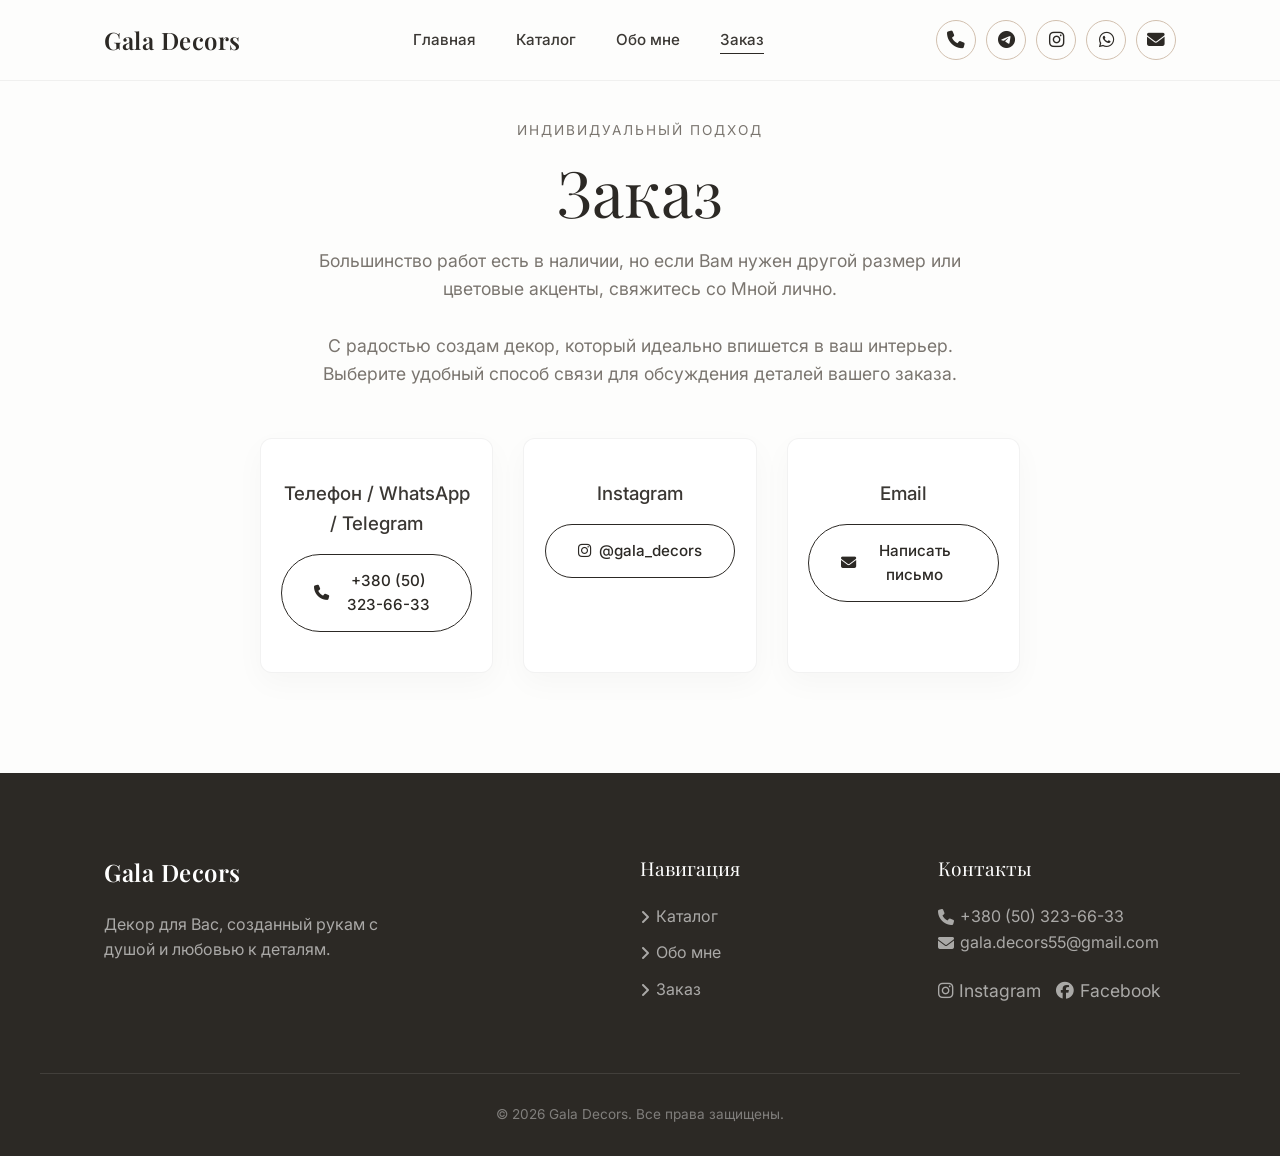
<file: order.html>
<!DOCTYPE html>
<html lang="ru">
<head>
    <meta charset="UTF-8">
    <meta name="viewport" content="width=device-width, initial-scale=1.0">
    <title>Заказ | Gala Decors</title>
    <link rel="preconnect" href="https://fonts.googleapis.com">
    <link rel="preconnect" href="https://fonts.gstatic.com" crossorigin>
    <link href="https://fonts.googleapis.com/css2?family=Inter:wght@300;400;500&family=Playfair+Display:ital,wght@0,400;0,600;1,400&display=swap" rel="stylesheet">
    <link rel="stylesheet" href="https://cdnjs.cloudflare.com/ajax/libs/font-awesome/6.4.0/css/all.min.css">
    <link rel="stylesheet" href="css/style.css">
    <style>
        .order-block {
            max-width: 800px;
            margin: 0 auto;
            text-align: center;
        }
        .contact-methods {
            display: grid;
            grid-template-columns: repeat(auto-fit, minmax(200px, 1fr));
            gap: 30px;
            margin-top: 50px;
        }
        .contact-card {
            padding: 40px 20px;
            background: #fff;
            border-radius: 12px;
            box-shadow: 0 10px 30px rgba(0,0,0,0.03);
            border: 1px solid rgba(0,0,0,0.05);
        }
        .contact-card h3 {
            margin-bottom: 15px;
            font-family: var(--font-body);
            font-weight: 500;
        }
    </style>
</head>
<body>
    <header class="header">
        <div class="container header-inner">
            <a href="index.html" class="logo">Gala Decors</a>
            <nav class="nav">
                <ul class="nav-list">
                    <li><a href="index.html" class="nav-link">Главная</a></li>
                    <li><a href="catalog.html" class="nav-link">Каталог</a></li>
                    <li><a href="about.html" class="nav-link">Обо мне</a></li>
                    <li><a href="order.html" class="nav-link active">Заказ</a></li>
                </ul>
            </nav>
            <div class="header-contacts">
                <a href="tel:+380503236633" class="contact-link" title="Телефон"><i class="fa-solid fa-phone"></i></a>
                <a href="tg://resolve?domain=username" target="_blank" class="contact-link" title="Telegram"><i class="fa-brands fa-telegram"></i></a>
                <a href="https://instagram.com/gala_decors" target="_blank" class="contact-link" title="Instagram"><i class="fa-brands fa-instagram"></i></a>
                <a href="https://wa.me/380503236633" target="_blank" class="contact-link" title="WhatsApp"><i class="fa-brands fa-whatsapp"></i></a>
                <a href="mailto:gala.decors55@gmail.com" class="contact-link" title="Email"><i class="fa-solid fa-envelope"></i></a>
            </div>
            <button class="menu-toggle" aria-label="Открыть меню">
                <span></span>
                <span></span>
            </button>
        </div>
    </header>

    <main style="padding-top: 80px;">
        <section class="container animate-on-scroll fade-up" style="padding-top: 40px; padding-bottom: 100px;">
            <div class="order-block">
                <span class="subtitle">Индивидуальный подход</span>
                <h1 class="main-title">Заказ</h1>
                <p class="hero-text" style="margin: 0 auto; max-width: 650px;">Большинство работ есть в наличии, но если Вам нужен другой размер или цветовые акценты, свяжитесь со Мной лично.<br><br>С радостью создам декор, который идеально впишется в ваш интерьер. Выберите удобный способ связи для обсуждения деталей вашего заказа.</p>
                
                <div class="contact-methods" style="padding: 0 20px;">
                    <div class="contact-card">
                        <h3>Телефон / WhatsApp / Telegram</h3>
                        <a href="tel:+380503236633" class="btn btn-outline"><i class="fa-solid fa-phone"></i> +380 (50) 323-66-33</a>
                    </div>
                    <div class="contact-card">
                        <h3>Instagram</h3>
                        <a href="https://instagram.com/gala_decors" target="_blank" class="btn btn-outline"><i class="fa-brands fa-instagram"></i> @gala_decors</a>
                    </div>
                    <div class="contact-card">
                        <h3>Email</h3>
                        <a href="mailto:gala.decors55@gmail.com" class="btn btn-outline"><i class="fa-solid fa-envelope"></i> Написать письмо</a>
                    </div>
                </div>
            </div>
        </section>
    </main>

    <footer class="footer">
        <div class="container footer-inner">
            <div class="footer-brand">
                <a href="index.html" class="logo">Gala Decors</a>
                <p class="footer-text">Декор для Вас, созданный рукам с душой и любовью к деталям.</p>
            </div>
            <div class="footer-links">
                <h4 class="footer-title">Навигация</h4>
                <ul>
                    <li><a href="catalog.html"><i class="fa-solid fa-angle-right"></i> Каталог</a></li>
                    <li><a href="about.html"><i class="fa-solid fa-angle-right"></i> Обо мне</a></li>
                    <li><a href="order.html"><i class="fa-solid fa-angle-right"></i> Заказ</a></li>
                </ul>
            </div>
            <div class="footer-contact">
                <h4 class="footer-title">Контакты</h4>
                <p><a href="tel:+380503236633"><i class="fa-solid fa-phone"></i> +380 (50) 323-66-33</a></p>
                <p><a href="mailto:gala.decors55@gmail.com"><i class="fa-solid fa-envelope"></i> gala.decors55@gmail.com</a></p>
                <div class="social-links">
                    <a href="https://instagram.com/gala_decors" target="_blank" rel="noopener"><i class="fa-brands fa-instagram"></i> Instagram</a>
                    <a href="https://www.facebook.com/checkpoint/1501092823525282/?next=https%3A%2F%2Fwww.facebook.com%2F&__req=9" target="_blank" rel="noopener"><i class="fa-brands fa-facebook"></i> Facebook</a>
                </div>
            </div>
        </div>
        <div class="footer-bottom container">
            <p>&copy; 2026 Gala Decors. Все права защищены.</p>
        </div>
    </footer>

    <script src="js/script.js"></script>
</body>
</html>
</file>
<file: css/style.css>
/* css/style.css */
:root {
  --primary-color: #2c2925;
  --secondary-color: #f7f5f0;
  --accent-color: #d1bfae;
  --accent-hover: #bda692;
  --text-color: #3b3834;
  --light-text: #7a756f;
  --bg-color: #fdfdfc;
  
  --font-heading: 'Playfair Display', serif;
  --font-body: 'Inter', sans-serif;
  
  --transition-smooth: all 0.6s cubic-bezier(0.16, 1, 0.3, 1);
  --transition-fast: all 0.3s ease;
}

* { margin: 0; padding: 0; box-sizing: border-box; }
body { font-family: var(--font-body); color: var(--text-color); background-color: var(--bg-color); line-height: 1.6; -webkit-font-smoothing: antialiased; }
a { text-decoration: none; color: inherit; transition: var(--transition-fast); }
ul { list-style: none; }
.container { max-width: 1200px; margin: 0 auto; padding: 0 5%; }
.section { padding: 100px 0; }
h1, h2, h3, h4, h5, h6, .logo { font-family: var(--font-heading); font-weight: 400; }
.logo { font-size: 1.5rem; font-weight: 600; letter-spacing: 0.5px; color: var(--primary-color); }
.main-title { font-size: clamp(2.5rem, 5vw, 4.5rem); line-height: 1.1; margin-bottom: 20px; color: var(--primary-color); }
.section-title { font-size: 2.2rem; margin-bottom: 40px; }
.subtitle { text-transform: uppercase; letter-spacing: 2px; font-size: 0.85rem; color: var(--light-text); display: block; margin-bottom: 15px; }

/* Header */
.header { position: fixed; top: 0; left: 0; width: 100%; z-index: 100; background: rgba(253, 253, 252, 0.85); backdrop-filter: blur(10px); border-bottom: 1px solid rgba(0, 0, 0, 0.05); transition: var(--transition-smooth); }
.header.scrolled { padding: 10px 0; box-shadow: 0 5px 20px rgba(0, 0, 0, 0.05); }
.header-inner { display: flex; justify-content: space-between; align-items: center; height: 80px; }
.nav-list { display: flex; gap: 40px; }
.nav-link { font-size: 0.95rem; font-weight: 500; color: var(--text-color); position: relative; }
.nav-link::after { content: ''; position: absolute; bottom: -5px; left: 0; width: 0; height: 1px; background-color: var(--primary-color); transition: var(--transition-fast); }
.nav-link:hover::after, .nav-link.active::after { width: 100%; }
.header-contacts { display: flex; gap: 10px; }
.header-contacts .contact-link { font-size: 1.1rem; border: 1px solid var(--accent-color); border-radius: 50%; width: 40px; height: 40px; display: inline-flex; align-items: center; justify-content: center; transition: var(--transition-fast); color: var(--primary-color); }
.header-contacts .contact-link:hover { background: var(--accent-color); color: #fff; border-color: var(--accent-color); }
.menu-toggle { display: none; background: none; border: none; cursor: pointer; width: 30px; height: 20px; position: relative; z-index: 101; }
.menu-toggle span { position: absolute; width: 100%; height: 2px; background: var(--primary-color); transition: var(--transition-fast); left: 0; }
.menu-toggle span:first-child { top: 0; }
.menu-toggle span:last-child { bottom: 0; }
.menu-toggle.active span:first-child { transform: translateY(9px) rotate(45deg); }
.menu-toggle.active span:last-child { transform: translateY(-9px) rotate(-45deg); }

/* Hero Section */
.hero { height: 100vh; min-height: 600px; display: flex; align-items: center; position: relative; overflow: hidden; padding-top: 80px; }
.hero-bg { position: absolute; top: 0; right: 0; width: 45%; height: 100%; background: var(--secondary-color) url('../images/hero-bg.png') center/cover no-repeat; z-index: -1; border-bottom-left-radius: 30%; box-shadow: -10px 10px 30px rgba(0,0,0,0.05); }
.hero-content { position: relative; z-index: 1; }
.hero-text { font-size: 1.1rem; color: var(--light-text); margin-bottom: 40px; max-width: 450px; }

/* Buttons */
.hero-actions { display: flex; gap: 20px; }
.btn { display: inline-flex; align-items: center; justify-content: center; gap: 8px; padding: 14px 32px; border-radius: 40px; font-weight: 500; font-size: 0.95rem; cursor: pointer; text-align: center; }
.btn-primary { background: var(--primary-color); color: #fff; border: 1px solid var(--primary-color); }
.btn-primary:hover { background: var(--accent-color); border-color: var(--accent-color); color: #fff; }
.btn-outline { background: #fff; color: var(--primary-color); border: 1px solid var(--primary-color); display: inline-flex; align-items: center; justify-content: center; gap: 8px; }
.btn-outline:hover { background: var(--primary-color); color: #fff; }

.btn-hero { background: transparent; color: var(--text-color); border: 1px solid var(--accent-color); display: inline-flex; align-items: center; justify-content: center; gap: 8px; transition: var(--transition-fast); }
.btn-hero:hover { background: var(--accent-color); border-color: var(--accent-color); color: #fff; }


/* Products / Catalog */
.section-header { display: flex; justify-content: space-between; align-items: flex-end; margin-bottom: 40px; }
.link-arrow { color: var(--light-text); font-weight: 500; }
.link-arrow:hover { color: var(--primary-color); letter-spacing: 0.5px; }
.product-grid { display: grid; grid-template-columns: repeat(auto-fill, minmax(250px, 1fr)); gap: 30px; } /* ~10% smaller sizes */
.product-card { display: block; animation: fadeIn 0.4s ease forwards; }

/* Catalog filters */
.catalog-nav { display: flex; flex-wrap: wrap; gap: 10px; margin-bottom: 40px; }
.filter-btn { padding: 8px 20px; border-radius: 30px; border: 1px solid var(--accent-color); background: transparent; cursor: pointer; font-family: var(--font-body); transition: var(--transition-fast); }
.filter-btn.active, .filter-btn:hover { background: var(--accent-color); color: #fff; }

.product-image-wrapper { overflow: hidden; border-radius: 12px; margin-bottom: 15px; background: var(--secondary-color); aspect-ratio: 1/1; position: relative; } /* Square aspect */
.product-placeholder { width: 100%; height: 100%; background: linear-gradient(45deg, #f0ede6, #e6e2da); transition: transform 0.8s ease; position: relative; }
.product-card:hover .product-placeholder { transform: scale(1.05); }
.product-name { font-size: 1.1rem; margin-bottom: 5px; }
.product-price { color: var(--light-text); font-weight: 500; font-size: 0.95rem; }
.placeholder-text { position: absolute; top: 50%; left: 50%; transform: translate(-50%, -50%); color: rgba(0,0,0,0.4); font-family: var(--font-body); font-weight: 500; font-size: 0.9rem; text-align: center; }

/* Footer */
.footer { background: var(--primary-color); color: #fff; padding: 80px 0 30px; }
.footer .logo { color: #fff; margin-bottom: 20px; display: inline-block; }
.footer-inner { display: grid; grid-template-columns: 2fr 1fr 1fr; gap: 60px; margin-bottom: 60px; }
.footer-text { color: rgba(255, 255, 255, 0.6); max-width: 300px; }
.footer-title { font-size: 1.2rem; margin-bottom: 20px; }
.footer-links ul li { margin-bottom: 10px; }
.footer-links a, .footer-contact a { color: rgba(255, 255, 255, 0.6); display: inline-flex; align-items: center; gap: 6px; }
.footer-links a:hover, .footer-contact a:hover { color: #fff; }
.social-links { margin-top: 20px; display: flex; gap: 15px; }
.social-links a { font-size: 1.1rem; }
.footer-bottom { text-align: center; padding-top: 30px; border-top: 1px solid rgba(255, 255, 255, 0.1); color: rgba(255, 255, 255, 0.4); font-size: 0.85rem; }

/* Animations */
.animate-on-scroll { opacity: 0; transition: var(--transition-smooth); }
.fade-up { transform: translateY(40px); }
.fade-in { transform: scale(0.95); }
.animate-on-scroll.is-visible { opacity: 1; transform: translateY(0) scale(1); }
@keyframes fadeIn { from { opacity: 0; transform: translateY(10px); } to { opacity: 1; transform: translateY(0); } }

/* Responsive */
@media (max-width: 768px) {
  .header-inner { height: 70px; }
  .nav { position: fixed; top: 0; left: -100%; width: 100%; height: 100vh; background: var(--bg-color); display: flex; align-items: center; justify-content: center; transition: var(--transition-smooth); z-index: 100; }
  .nav.active { left: 0; }
  .nav-list { flex-direction: column; text-align: center; gap: 30px; }
  .nav-link { font-size: 1.5rem; }
  .header-contacts { display: none; }
  .menu-toggle { display: block; }
  .hero-bg { width: 100%; border-radius: 0; opacity: 0.5; }
  .hero-actions { flex-direction: column; }
  .footer-inner { grid-template-columns: 1fr; gap: 40px; }
  .hero-content { padding-right: 0 !important; }
}
</file>
